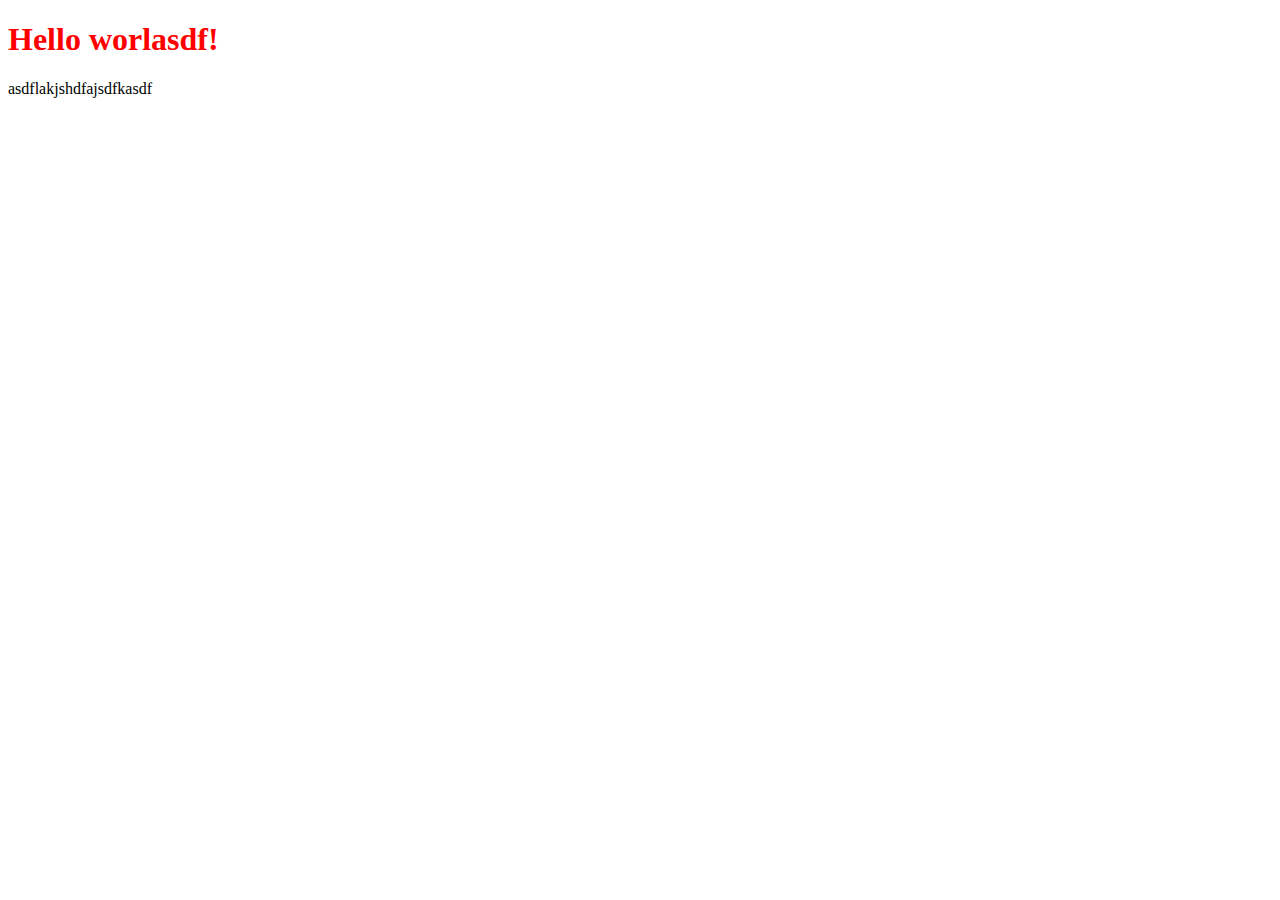
<file: index.html>
<!DOCTYPE html>
<html lang="en">
<head>
    <meta charset="UTF-8">
    <meta name="viewport" content="width=device-width, initial-scale=1.0">
    <title>Hello World!</title>
</head>
<body>
<style>
    h1{
        color: red;
    }
    </style>
<h1>Hello worlasdf!</h1>
<p>asdflakjshdfajsdfkasdf</p>

</body>
</html>
</file>
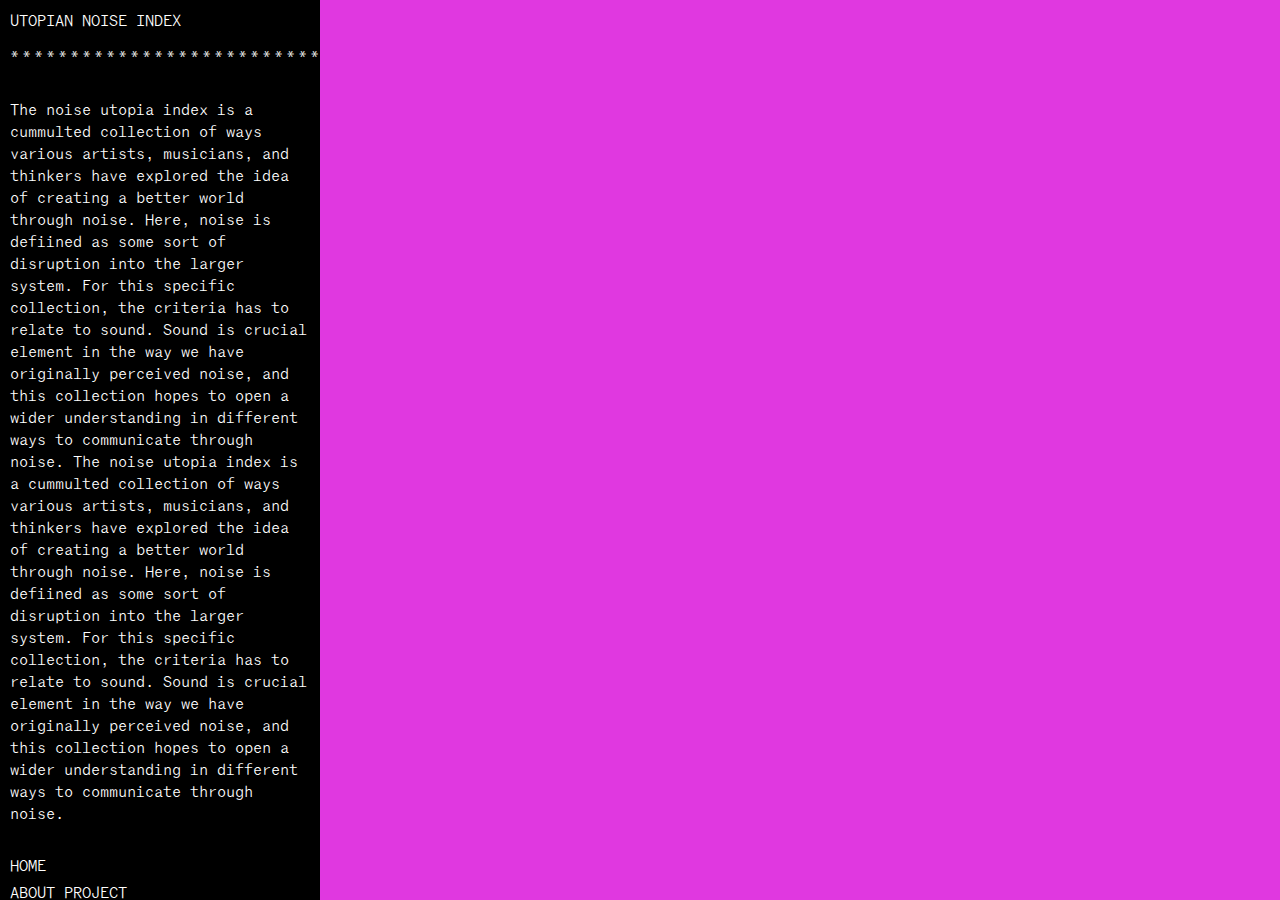
<file: noise-utopia/index.html>
<!DOCTYPE html>
<html lang="en">

<head>
  <meta charset="UTF-8" />
  <meta name="viewport" content="width=device-width, initial-scale=1.0" />
  <title>NOISE UTOPIA</title>
 
  <link rel="stylesheet" href="style.css" />
  <!-- Link to an external CSS file, if needed -->
</head>

<body>
  <div class="container">
    <nav class="side-nav">
      <!-- Side navigation content goes here -->
      <div>
        UTOPIAN NOISE INDEX
        <br />
        <span class="stars">************************************</span>
        <div class="side-nav-paragraph">
          The noise utopia index is a cummulted collection of ways various
          artists, musicians, and thinkers have explored the idea of creating
          a better world through noise. Here, noise is defiined as some sort
          of disruption into the larger system. For this specific collection,
          the criteria has to relate to sound. Sound is crucial element in the
          way we have originally perceived noise, and this collection hopes to
          open a wider understanding in different ways to communicate through
          noise. The noise utopia index is a cummulted collection of ways
          various artists, musicians, and thinkers have explored the idea of
          creating a better world through noise. Here, noise is defiined as
          some sort of disruption into the larger system. For this specific
          collection, the criteria has to relate to sound. Sound is crucial
          element in the way we have originally perceived noise, and this
          collection hopes to open a wider understanding in different ways to
          communicate through noise.
          
        </div>
      </div>
      <div class="side-nav-links">
        <a href="index.html">HOME</a>
        <a href="about.html">ABOUT PROJECT</a>
        <a href="#">MIX INDEX</a>
      </div>
      <div>
        <div class="side-nav-weather">
          <div class="current-weather">
            Weather: <span id="weather-data">Loading...</span>
          </div>
          <div class="current-date" id="date">Date: Loading...</div>
          <div class="current-time" id="time">Time: Loading...</div>
        </div>
        <div class="currently-playing">NOISE MIX PLAYER</div>
        
        <div class="white-line"></div>
        <div class="web-player" style="width: 100%;">
          <div class="soundcloud-player-button">
            <button id="playButton" data-playing="false" style="background: none; cursor: pointer">
              <svg class="play-icon" xmlns="http://www.w3.org/2000/svg" viewBox="0 0 24 24"
                preserveAspectRatio="xMidYMid meet" width="60px" height="100%">
                <path d="M8 5v14l11-7z" fill="#ffffff" />
              </svg>
              <svg class="stop-icon" style="display: none" xmlns="http://www.w3.org/2000/svg" viewBox="0 0 24 24"
                preserveAspectRatio="xMidYMid meet" width="60px" height="100%">
                <path d="M6 6h12v12H6z" fill="#ffffff" />
              </svg>
            </button>
          </div>
        </div>
      </div>
      <div id="soundcloud-player" style="display: none">
        <!-- The SoundCloud player will be embedded here -->
      </div>
    </nav>

    <!-- Filters Section -->


    <!-- You can place buttons, drop-downs, or any other filter controls here -->

    <!-- Grid Section -->
    <div class="content-container">

      <div id="filters" class="filters">
        <!-- Filter items go here -->
      </div>
      <div class="grid-container">
      </div>
      <!-- Grid items go here -->
    </div>


    <script src="https://w.soundcloud.com/player/api.js"></script>
    <script src="script.js">
     
    </script>

</body>

</html>
</file>
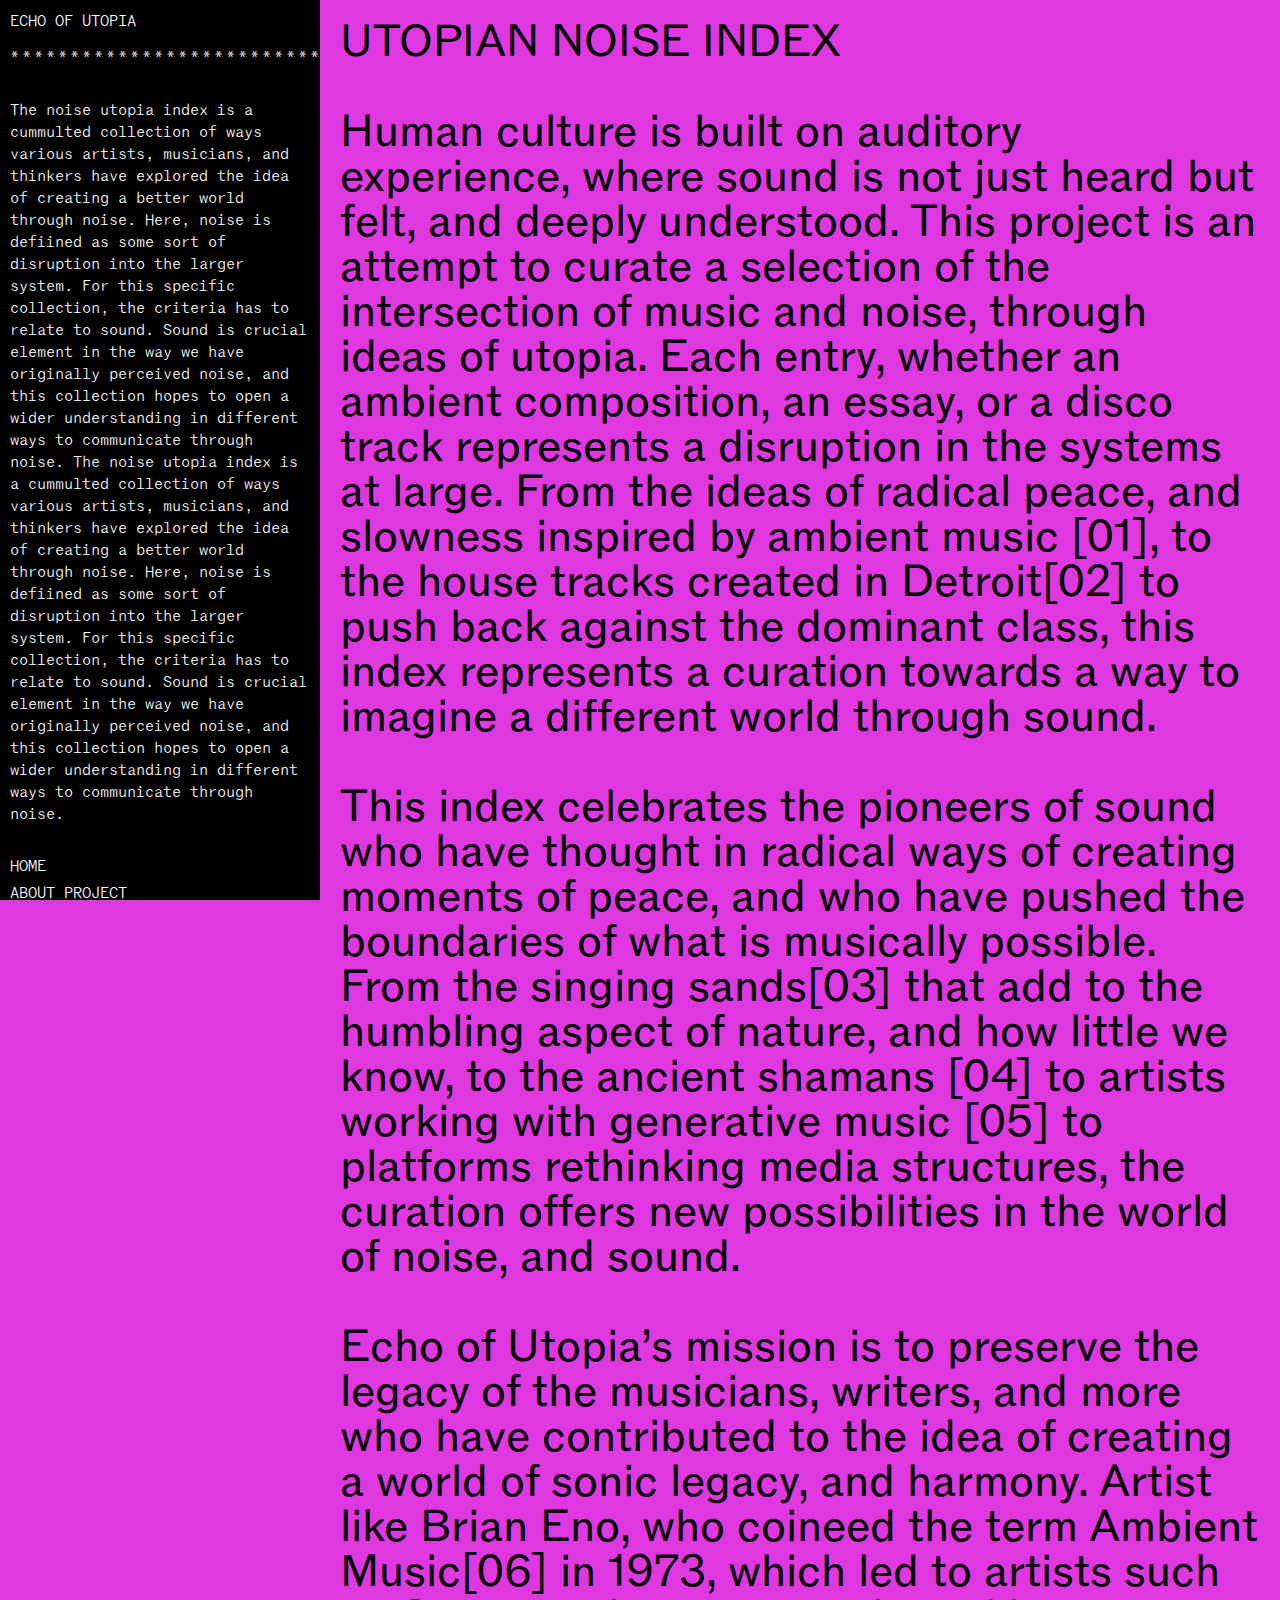
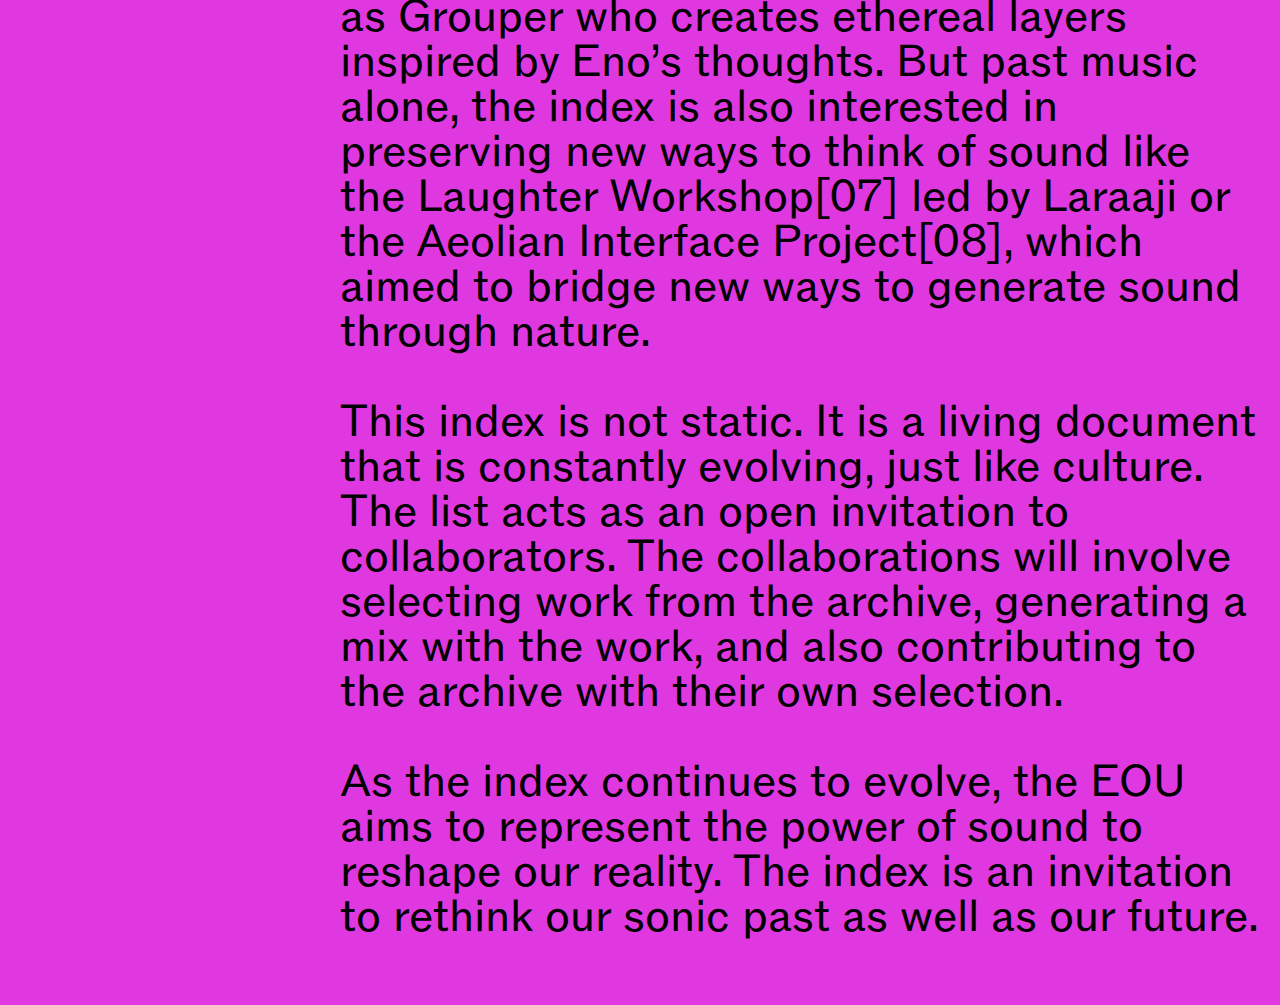
<file: noise-utopia/about.html>
<!DOCTYPE html>
<html lang="en">

<head>
  <meta charset="UTF-8" />
  <meta name="viewport" content="width=device-width, initial-scale=1.0" />
  <title>NOISE UTOPIA</title>
 
  <link rel="stylesheet" href="style.css" />
  <!-- Link to an external CSS file, if needed -->
</head>

<body>
  <div class="container">
    <nav class="side-nav">
      <!-- Side navigation content goes here -->
      <div>
        ECHO OF UTOPIA
        <br />
        <span class="stars">******************************************</span>
        <div class="side-nav-paragraph">
          The noise utopia index is a cummulted collection of ways various
          artists, musicians, and thinkers have explored the idea of creating
          a better world through noise. Here, noise is defiined as some sort
          of disruption into the larger system. For this specific collection,
          the criteria has to relate to sound. Sound is crucial element in the
          way we have originally perceived noise, and this collection hopes to
          open a wider understanding in different ways to communicate through
          noise. The noise utopia index is a cummulted collection of ways
          various artists, musicians, and thinkers have explored the idea of
          creating a better world through noise. Here, noise is defiined as
          some sort of disruption into the larger system. For this specific
          collection, the criteria has to relate to sound. Sound is crucial
          element in the way we have originally perceived noise, and this
          collection hopes to open a wider understanding in different ways to
          communicate through noise.
          
        </div>
      </div>
      <div class="side-nav-links">
        <a href="index.html">HOME</a>
        <a href="#">ABOUT PROJECT</a>
        <a href="#">MIX INDEX</a>
      </div>
      <div>
        <div class="side-nav-weather">
          <div class="current-weather">
            Weather: <span id="weather-data">Loading...</span>
          </div>
          <div class="current-date" id="date">Date: Loading...</div>
          <div class="current-time" id="time">Time: Loading...</div>
        </div>
        <div class="currently-playing">NOISE MIX PLAYER</div>
        <div class="white-line"></div>
        <div class="web-player" style="width: 100%;">
          <div class="soundcloud-player-button">
            <button id="playButton" data-playing="false" style="background: none; cursor: pointer">
              <svg class="play-icon" xmlns="http://www.w3.org/2000/svg" viewBox="0 0 24 24"
                preserveAspectRatio="xMidYMid meet" width="60px" height="100%">
                <path d="M8 5v14l11-7z" fill="#ffffff" />
              </svg>
              <svg class="stop-icon" style="display: none" xmlns="http://www.w3.org/2000/svg" viewBox="0 0 24 24"
                preserveAspectRatio="xMidYMid meet" width="60px" height="100%">
                <path d="M6 6h12v12H6z" fill="#ffffff" />
              </svg>
            </button>
          </div>
        </div>
      </div>
      <div id="soundcloud-player" style="display: none">
        <!-- The SoundCloud player will be embedded here -->
      </div>
    </nav>

    <!-- Filters Section -->


    <!-- You can place buttons, drop-downs, or any other filter controls here -->

    <!-- Grid Section -->
    <div class="content-container">
            <!-- This is where the new about page content will go -->
           
            <p class="about-text">
                UTOPIAN NOISE INDEX <br><br>
                
                Human culture is built on auditory experience, where sound is not just heard but felt, and deeply understood. This project is an attempt to curate a selection of the intersection of music and noise, through ideas of utopia. Each entry, whether an ambient composition, an essay, or a disco track represents a disruption in the systems at large. From the ideas of radical peace, and slowness inspired by ambient music [01], to the house tracks created in Detroit[02] to push back against the dominant class, this index represents a curation towards a way to imagine a different world through sound.                 <!-- Add more content about the project here -->
                <p class="about-text">    
                This index celebrates the pioneers of sound who have thought in radical ways of creating moments of peace, and who have pushed the boundaries of what is musically possible. From the singing sands[03] that add to the humbling aspect of nature, and how little we know, to the ancient shamans [04] to artists working with generative music [05] to platforms rethinking media structures, the curation offers new possibilities in the world of noise, and sound. 
</p>                
<p class="about-text">    
                Echo of Utopia’s mission is to preserve the legacy of the musicians, writers, and more who have contributed to the idea of creating a world of sonic legacy, and harmony. Artist like Brian Eno, who coineed the term Ambient Music[06] in 1973, which led to artists such as Grouper who creates ethereal layers inspired by Eno’s thoughts. But past music alone, the index is also interested in preserving new ways to think of sound like the Laughter Workshop[07] led by Laraaji or the Aeolian Interface Project[08], which aimed to bridge new ways to generate sound through nature.  
              </p>                

                <p class="about-text">    
                This index is not static. It is a living document that is constantly evolving, just like culture. The list acts as an open invitation to collaborators. The collaborations will involve selecting work from the archive, generating a mix with the work, and also contributing to the archive with their own selection. 
              </p>

              <p class="about-text">    
                As the index continues to evolve, the EOU aims to represent the power of sound to reshape our reality. The index is an invitation to rethink our sonic past as well as our future. 
                              </p>                

                </p>
      
     
      <!-- Grid items go here -->
    </div>


    <script src="https://w.soundcloud.com/player/api.js"></script>
    <script src="script.js">
     
    </script>

</body>

</html>
</file>
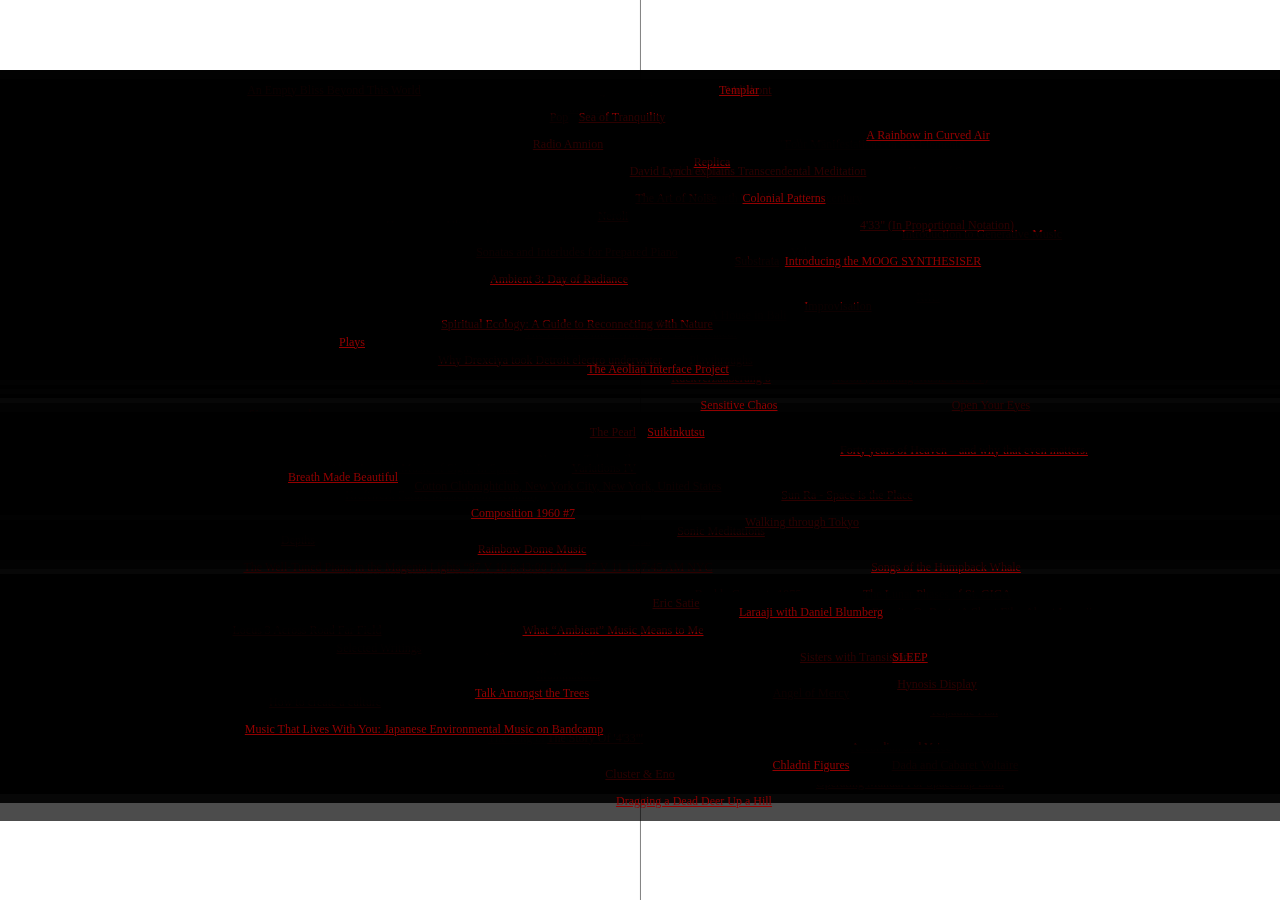
<file: noise-utopia/ASCII 3D LinksCSS.html>
<!DOCTYPE html>
<html lang="en">
<head>
    <meta charset="UTF-8">
    <meta name="viewport" content="width=device-width, initial-scale=1.0">
    <title>Document</title>
    <style>
        * {
            transform-style: preserve-3d;
            margin: 0;
            padding: 0;
            box-sizing: border-box;
        }

        .container {
            position: absolute;
            top: 0;
            left: 0;
            width: 100vw;
            height: 100dvh;
            display: flex;
            align-items: center;
            justify-content: center;
            overflow: hidden;
        }

        @keyframes rotation {
            from {
                transform: rotateX(0)
            } to {
                transform: rotateX(180deg)
            }
        }

        .content {
            width: 0px;
            height: 0px;
            position: relative;
            transition: .2s linear;
        }

        .floater-container {
            position: absolute;
            top: 0;
            left: 0;
        }

        .floater-content {
            transform: translate(-50%, -50%) rotateX(0deg) rotateY(0deg);
            transition: all .2s, border 0s;
            animation: pulse 2s infinite alternate;
            display: flex;
            align-items: center;
            justify-content: center;
            width: 2000px;
            height: 40px;
            background-color: rgba(0, 0, 0, 0.7);
            color: rgb(147, 0, 0);
            padding: 10px;
            text-align: center;
            font-size: 12px;
        }
        #playButton {
    padding: 0;
    margin: 0;
    border: none;
    background: none;
}

      #playButton .play-icon,
      #playButton .stop-icon {
        width: 40px;
        height: 40px;
        /* fill: #dddee0; */
        vertical-align: middle;
        cursor: pointer;
      }
      #playButton .play-icon {
        display: none; /* Initially hidden */
      }

      #playButton[data-playing="false"] .play-icon {
        display: inline-block;
      }

      #playButton[data-playing="false"] .stop-icon {
        display: none;
      }

      #playButton[data-playing="true"] .stop-icon {
        display: inline-block;
      }
        .floater-content:hover {
            border: 10px solid black;
        }

        @keyframes pulse {
            from {
                width: 0px;
            }
            to {
                width: 30px;
            }
        }

        /* Axes */
        .grid {
            position: absolute;
            top: 0;
            left: 0;
            width: 100vw;
            height: 100dvh;
            pointer-events: none;
            z-index: 999;
            opacity: .5;
        }

        .x {
            position: absolute;
            width: 100%;
            height: .1px;
            top: 50%;
            transform: translate(0, -50%);
            background-color: black;
        }

        .y {
            position: absolute;
            width: .1px;
            height: 100%;
            left: 50%;
            transform: translate(-50%, 0);
            background-color: black;
        }
    </style>
</head>
<body>

<div class="container">
    <div class="grid">
        <div class="x"></div>
        <div class="y"></div>
    </div>
    <div class="content">
        <!-- Your links will be added here dynamically -->
    </div>
</div>

<script>
    let container = document.querySelector('.container');
    let content = document.querySelector('.content');
    let rot = [0, 0];
    let pos = [0, 0];

    container.addEventListener('mousemove', (e) => {
        mouse3d(e)
    });

    function mouse3d(e) {
        pos = [(e.clientX / window.innerWidth) * 2 - 1, (e.clientY / window.innerHeight) * 2 - 1];
    }

    let loop;
    let acc = 10;

    function mainLoop() {
        loop = setTimeout(() => {
            let targets = [pos[0] * 90, pos[1] * 90];
            let delta = [targets[0] - rot[0], targets[1] - rot[1]];
            rot[0] = rot[0] + delta[0] / acc;
            if (rot[0] > 90) {
                rot[0] = 90;
            } else if (rot[0] < -90) {
                rot[0] = -90;
            }
            rot[1] = rot[1] + delta[1] / acc;
            if (rot[1] > 90) {
                rot[1] = 90;
            } else if (rot[1] < -90) {
                rot[1] = -90;
            }
            content.style.transform = `rotateX(${rot[1]}deg) rotateY(${-rot[0]}deg)`;
            for (let div of document.querySelectorAll('.floater-content')) {
                div.style.transform = `translate(-50%, -50%) rotateX(${-rot[1]}deg) rotateY(${rot[0]}deg)`;
            }
            mainLoop();
        }, 5);
    }

    mainLoop();

    // Fetch data from info.json and create links
    fetch('info.json')
        .then(response => response.json())
        .then(data => {
            data['Sheet1'].forEach(item => {
                const linkContainer = document.createElement('div');
                linkContainer.className = 'floater-container';
                linkContainer.style.transform = `translate3d(${Math.floor(Math.random() * 80 - 40)}vmin, ${Math.floor(Math.random() * 80 - 40)}vmin, ${Math.floor(Math.random() * 80 - 40)}vmin)`;

                const linkContent = document.createElement('a');
                linkContent.href = item.link;
                linkContent.textContent = item.title;
                linkContent.target = '_blank'; // Open links in a new tab
                linkContent.className = 'floater-content';
                linkContent.style.animationDuration = `${Math.random() * 5 + 1}s`;

                linkContainer.appendChild(linkContent);
                content.appendChild(linkContainer);
            });
        })
        .catch(error => console.error('Error fetching data:', error));
</script>
</body>
</html>
</file>
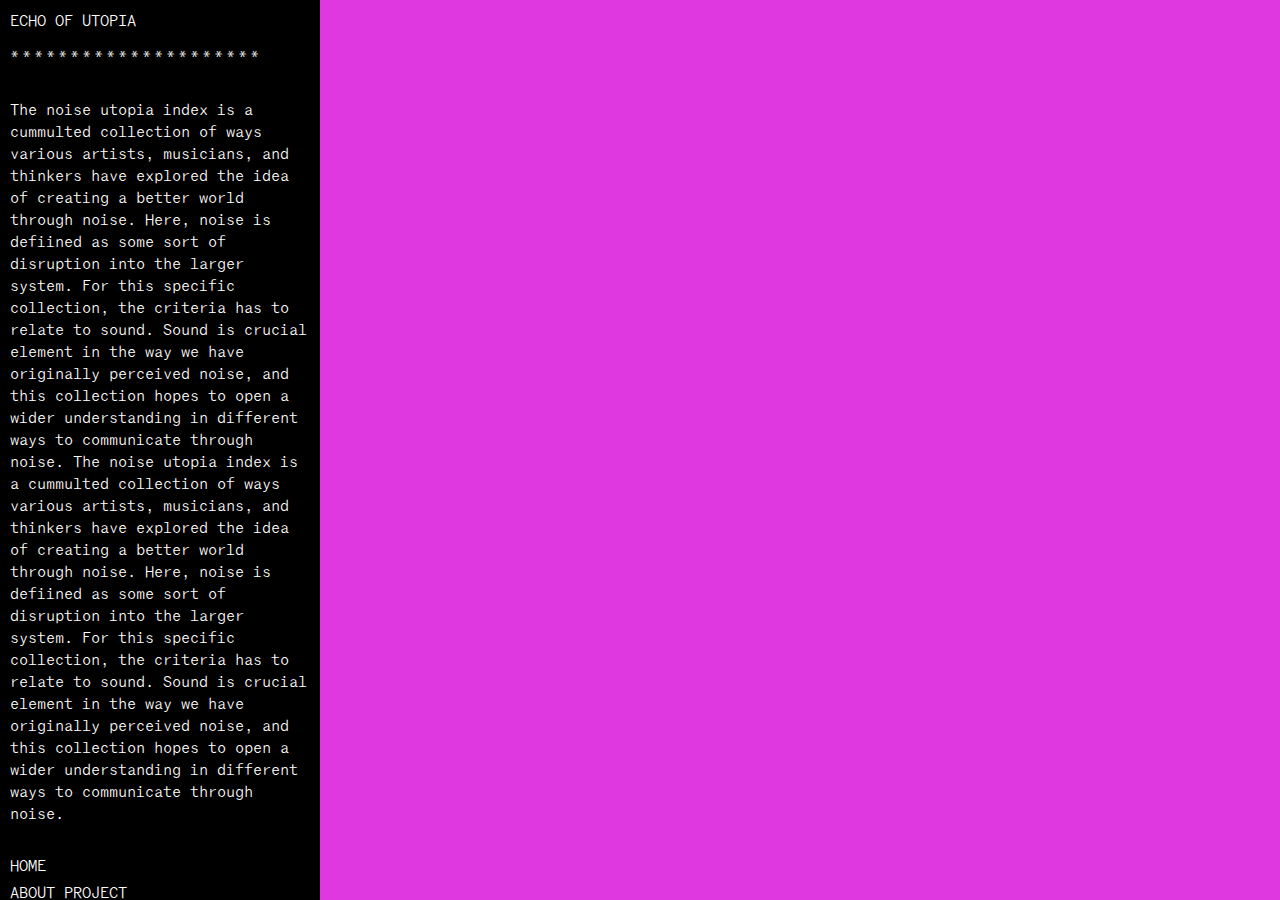
<file: noise-utopia/noise-utopia-grid.html>
<!DOCTYPE html>
<html lang="en">

<head>
  <meta charset="UTF-8" />
  <meta name="viewport" content="width=device-width, initial-scale=1.0" />
  <title>NOISE UTOPIA</title>
 
  <link rel="stylesheet" href="style.css" />
  <!-- Link to an external CSS file, if needed -->
</head>

<body>
  <div class="container">
    <nav class="side-nav">
      <!-- Side navigation content goes here -->
      <div>
        ECHO OF UTOPIA
        <br />
        <span class="stars">*********************</span>
        <div class="side-nav-paragraph">
          The noise utopia index is a cummulted collection of ways various
          artists, musicians, and thinkers have explored the idea of creating
          a better world through noise. Here, noise is defiined as some sort
          of disruption into the larger system. For this specific collection,
          the criteria has to relate to sound. Sound is crucial element in the
          way we have originally perceived noise, and this collection hopes to
          open a wider understanding in different ways to communicate through
          noise. The noise utopia index is a cummulted collection of ways
          various artists, musicians, and thinkers have explored the idea of
          creating a better world through noise. Here, noise is defiined as
          some sort of disruption into the larger system. For this specific
          collection, the criteria has to relate to sound. Sound is crucial
          element in the way we have originally perceived noise, and this
          collection hopes to open a wider understanding in different ways to
          communicate through noise.
        </div>
      </div>
      <div class="side-nav-links">
        <a href="#">HOME</a>
        <a href="about.html">ABOUT PROJECT</a>
        <a href="#">MIX INDEX</a>
      </div>
      <div>
        <div class="side-nav-weather">
          <div class="current-weather">
            Weather: <span id="weather-data">Loading...</span>
          </div>
          <div class="current-date" id="date">Date: Loading...</div>
          <div class="current-time" id="time">Time: Loading...</div>
        </div>
        <div class="currently-playing">NOISE MIX PLAYER</div>
        <div class="web-player" style="width: 100%; background-color: rgba(255, 255, 255, 0.317)">
          <div class="soundcloud-player-button">
            <button id="playButton" data-playing="false" style="background: none; cursor: pointer">
              <svg class="play-icon" xmlns="http://www.w3.org/2000/svg" viewBox="0 0 24 24"
                preserveAspectRatio="xMidYMid meet" width="60px" height="100%">
                <path d="M8 5v14l11-7z" fill="#ffffff" />
              </svg>
              <svg class="stop-icon" style="display: none" xmlns="http://www.w3.org/2000/svg" viewBox="0 0 24 24"
                preserveAspectRatio="xMidYMid meet" width="60px" height="100%">
                <path d="M6 6h12v12H6z" fill="#ffffff" />
              </svg>
            </button>
          </div>
        </div>
      </div>
      <div id="soundcloud-player" style="display: none">
        <!-- The SoundCloud player will be embedded here -->
      </div>
    </nav>

    <!-- Filters Section -->


    <!-- You can place buttons, drop-downs, or any other filter controls here -->

    <!-- Grid Section -->
    <div class="content-container">

      <div id="filters" class="filters">
        <!-- Filter items go here -->
      </div>
      <div class="grid-container">
      </div>
      <!-- Grid items go here -->
    </div>


    <script src="https://w.soundcloud.com/player/api.js"></script>
    <script src="script.js">
     
    </script>

</body>

</html>
</file>
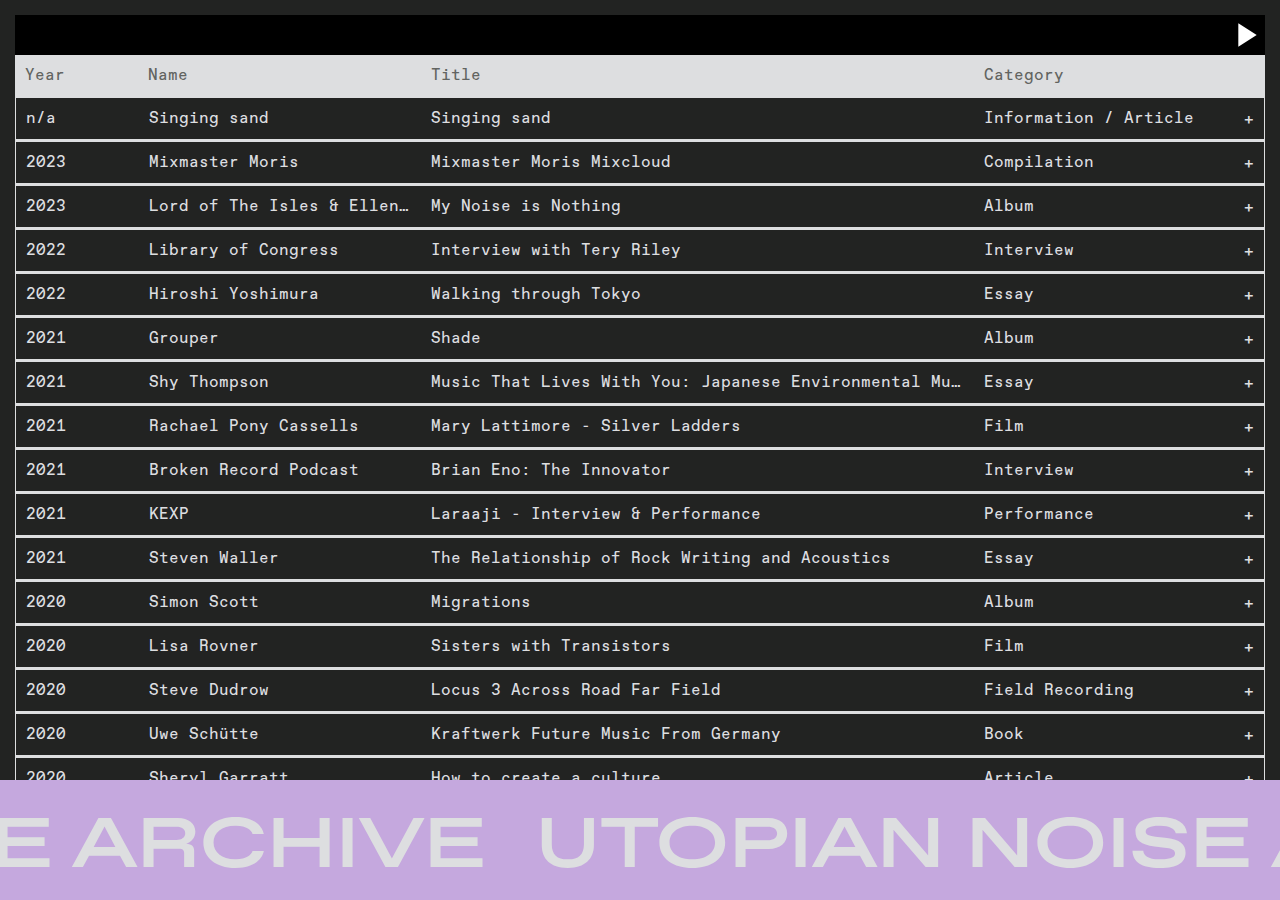
<file: noise-utopia/noise-utopia-list.html>
<!DOCTYPE html>
<html lang="en">
  <head>
    <meta charset="UTF-8" />
    <meta name="viewport" content="width=device-width, initial-scale=1.0" />
    <title>UTOPIAN NOISE</title>
    <link
      rel="icon"
      href="data:image/svg+xml,<svg xmlns=%22http://www.w3.org/2000/svg%22 width=%22256%22 height=%22256%22><rect width=%22256%22 height=%22256%22 fill=%22%23c5a8de%22/></svg>"
      type="image/svg+xml"
    />
    <style>
      @font-face {
        font-family: "ABCFavoritMono-Bold-Trial";
        src: url("assets/fonts/ABCFavoritMono-Bold-Trial.otf")
          format("opentype");
      }

      @font-face {
        font-family: "mono-main";
        src: url("assets/fonts/ABCFavoritMono-Regular-Trial.otf")
          format("opentype");
      }

      @font-face {
        font-family: "Main-Header";
        src: url("assets/fonts/ABCFavoritExpanded-Bold-Trial.otf")
          format("opentype");
      }

      body {
        font-family: "mono-main", monospace;
        margin: 0;
        padding: 0;
        background-color: #222322;
        color: #dddee0;
        box-sizing: border-box;
      }

      *,
      *:before,
      *:after {
        box-sizing: border-box;
      }

      :root {
        --year-width: 10%;
        --name-width: 23%;
        --title-width: 45%;
        --category-width: 90%;
        --footer-height: 120px;
      }

      .flex-container {
        display: flex;
        flex-direction: column;
        padding: 15px;
        max-height: calc(100vh - var(--footer-height));
        overflow-y: auto;
        overflow-x: hidden;
      }
      .blink {
    -webkit-animation: blink 2s infinite both;
            animation: blink 2s infinite both;
}

@-webkit-keyframes blink {
  0%,
  50%,
  100% {
    opacity: 1;
  }
  25%,
  75% {
    opacity: 0;
  }
}
@keyframes blink {
  0%,
  50%,
  100% {
    opacity: 1;
  }
  25%,
  75% {
    opacity: 0;
  }
}

      .header-row {
        background-color: #dddee0;
        color: #626461;
        display: flex;
        justify-content: space-between;
        align-items: center;
        padding: 0 10px;
        position: relative;
      }

      .header-row,
      .row-content {
        display: grid;
        grid-template-columns: var(--year-width) var(--name-width) var(
            --title-width
          ) var(--category-width) auto;
        border-bottom: 1px solid #dddee0;
        padding: 10px;
        align-items: center;
      }

      .row-container {
        border: 1px solid #dddee0;
        position: relative;
      }

      .row-container:hover .row-content {
        background-color: #c5a8de;
      }

      .row-container:hover .flex-item {
        color: #626461;
      }

      .expand-collapse-symbol {
        text-align: center;
      }

      .row-content {
        cursor: crosshair;
      }

      .row-content a {
        cursor: pointer;
      }

      .row-container.expanded .row-content {
        cursor: zoom-out;
      }
      .flex-item {
        padding-right: 15px;
        overflow: hidden;
        text-overflow: ellipsis;
        white-space: nowrap;
        position: relative;
      }

      .flex-item-title:hover {
        text-decoration: underline;
        cursor: pointer;
      }

      .flex-item-title:hover::after {
        content: " ↗";
      }

      .same-category-highlight {
        background-color: #333;
      }

      .description {
        display: none;
        width: 100%;
        padding: 10px;
        background-color: #c5a8de;
        border-top: 1px solid #dddee0;
      }

      .row-container.expanded .description {
        display: block;
      }

      .row-content::after {
        content: "+";
        position: absolute;
        right: 10px;
        top: 50%;
        transform: translateY(-50%);
        z-index: 2;
      }

      .row-container.expanded .row-content::after {
        content: "-";
      }

      .sticky-footer {
        display: flex;
        justify-content: center;
        align-items: center;
        position: fixed;
        bottom: 0;
        left: 0;
        width: 100%;
        height: var(--footer-height);
        background-color: #c5a8de;
        padding: 15px 0;
        z-index: 3;
        overflow: hidden;
      }
      .special-header-row {
        background-color: black;
        height: 40px;
        position: fixed;
        display: flex;
        justify-content: space-between;
        align-items: center;
        position: relative;
        padding-right: 0; /* Add this line */

      }
      .tickerwrapper {
        overflow: hidden;
        white-space: nowrap;
        width: 100%;
        height: 100%;
        display: flex;
        align-items: center;
        justify-content: center;
        position: relative;
      }

      .list,
      .listitem {
        padding: 0;
        margin: 0;
        display: flex;
        align-items: center;
        justify-content: center;
      }

      ul,
      li {
        list-style-type: none;
        padding: 0;
        margin: 0;
      }

      .footer-item {
        font-size: 70px;
        display: flex;
        flex-direction: column;
        font-family: "Main-Header";
        margin-right: 50px;
        align-items: center;
        line-height: 0;
        padding-top: 13px;
      }
      #songTitle {
    font-size: 16px; /* Adjust font size as needed */
    color: white; 
    margin-right: 10px; /* Adjust spacing between title and play button */
    transition: opacity 0.7s;
}.player-controls {
    display: flex;
    align-items: center;
}
#playButton {
    padding: 0;
    margin: 0;
    border: none;
    background: none;
}

      #playButton .play-icon,
      #playButton .stop-icon {
        width: 40px;
        height: 40px;
        /* fill: #dddee0; */
        vertical-align: middle;
        cursor: pointer;
      }
      #playButton .play-icon {
        display: none; /* Initially hidden */
      }

      #playButton[data-playing="false"] .play-icon {
        display: inline-block;
      }

      #playButton[data-playing="false"] .stop-icon {
        display: none;
      }

      #playButton[data-playing="true"] .stop-icon {
        display: inline-block;
      }
    </style>
  </head>

  <body>
    <iframe
      id="sc-player"
      width="0"
      height="0"
      scrolling="no"
      frameborder="no"
      allow="autoplay"
      src="https://w.soundcloud.com/player/?url=https://soundcloud.com/ambientmusicalgenre/essential-ambient-mix&auto_play=false"
      style="display: none"
    ></iframe>

    <div class="flex-container">
      <!-- Headers for the black top table -->
      <div class="special-header-row">
        <div class="header-item"></div>
        <div class="header-item"></div>
        <div class="header-item"></div>
        <div class="header-item"></div>
        <div class="player-controls">
        <span id="songTitle" style="display: none;"></span>
        <button id="playButton" data-playing="false">
          <svg
            class="play-icon"
            xmlns="http://www.w3.org/2000/svg"
            viewBox="0 0 24 24"
            preserveAspectRatio="xMidYMid meet"

          >
            <path d="M8 5v14l11-7z" fill="#ffffff" />
          </svg>
          <svg
            class="stop-icon"
            xmlns="http://www.w3.org/2000/svg"
            viewBox="0 0 24 24"
            preserveAspectRatio="xMidYMid meet"

          >
            <path d="M6 6h12v12H6z" fill="#ffffff"/>
          </svg>
        </button>
      </div>
      </div>

      <div class="header-row">
        <div class="header-item">Year</div>
        <div class="header-item">Name</div>
        <div class="header-item">Title</div>
        <div class="header-item">Category</div>
        <div class="header-item"></div>
        <!-- this is for the + symbol -->
      </div>

      <!-- This is where the rows from the JSON will be injected -->

      <div class="sticky-footer">
        <div class="tickerwrapper">
          <ul class="list">
            <li class="footer-item">UTOPIAN NOISE ARCHIVE</li>
            <li class="footer-item">UTOPIAN NOISE ARCHIVE</li>
            <li class="footer-item">UTOPIAN NOISE ARCHIVE</li>
            <li class="footer-item">UTOPIAN NOISE ARCHIVE</li>
            <li class="footer-item">UTOPIAN NOISE ARCHIVE</li>
            <li class="footer-item">UTOPIAN NOISE ARCHIVE</li>
            <li class="footer-item">UTOPIAN NOISE ARCHIVE</li>
            <li class="footer-item">UTOPIAN NOISE ARCHIVE</li>
            <li class="footer-item">UTOPIAN NOISE ARCHIVE</li>
            <li class="footer-item">UTOPIAN NOISE ARCHIVE</li>
            <li class="footer-item">UTOPIAN NOISE ARCHIVE</li>
            <li class="footer-item">UTOPIAN NOISE ARCHIVE</li>
            <li class="footer-item">UTOPIAN NOISE ARCHIVE</li>
            <li class="footer-item">UTOPIAN NOISE ARCHIVE</li>
            <li class="footer-item">UTOPIAN NOISE ARCHIVE</li>
            <li class="footer-item">UTOPIAN NOISE ARCHIVE</li>
            <li class="footer-item">UTOPIAN NOISE ARCHIVE</li>
            <li class="footer-item">UTOPIAN NOISE ARCHIVE</li>
            <li class="footer-item">UTOPIAN NOISE ARCHIVE</li>
            <li class="footer-item">UTOPIAN NOISE ARCHIVE</li>
            <li class="footer-item">UTOPIAN NOISE ARCHIVE</li>
            <li class="footer-item">UTOPIAN NOISE ARCHIVE</li>
            <li class="footer-item">UTOPIAN NOISE ARCHIVE</li>
            <li class="footer-item">UTOPIAN NOISE ARCHIVE</li>
            <li class="footer-item">UTOPIAN NOISE ARCHIVE</li>
            <li class="footer-item">UTOPIAN NOISE ARCHIVE</li>
            Added duplicate
          </ul>
        </div>
      </div>

      <script src="https://cdnjs.cloudflare.com/ajax/libs/jquery/3.6.0/jquery.min.js"></script>
      <script src="https://w.soundcloud.com/player/api.js"></script>
      <script src="https://cdnjs.cloudflare.com/ajax/libs/gsap/3.9.1/gsap.min.js"></script>
      <script src="marque.js" defer></script>
      <script src="table.js" defer></script>
      <script>
const playButton = document.getElementById("playButton");
const scIframe = document.getElementById("sc-player");
const scPlayer = SC.Widget(scIframe);
const songTitleElement = document.getElementById("songTitle");

let isPlaying = false;

playButton.addEventListener("click", function () {
    if (isPlaying) {
        scPlayer.pause();
        isPlaying = false;
        playButton.setAttribute("data-playing", "false");

        // Hide the song title
        songTitleElement.style.display = "none";
    } else {
        scPlayer.play();
        isPlaying = true;
        playButton.setAttribute("data-playing", "true");
        
        // Show the song title immediately
        scPlayer.getCurrentSound(function(song) {
          songTitleElement.textContent = "Now Playing: " + song.title;
            // Show and blink the song title
            songTitleElement.style.display = "inline-block";
            songTitleElement.classList.add('blink');
        });
    }
});



      </script>
    </div>
  </body>
</html>
</file>
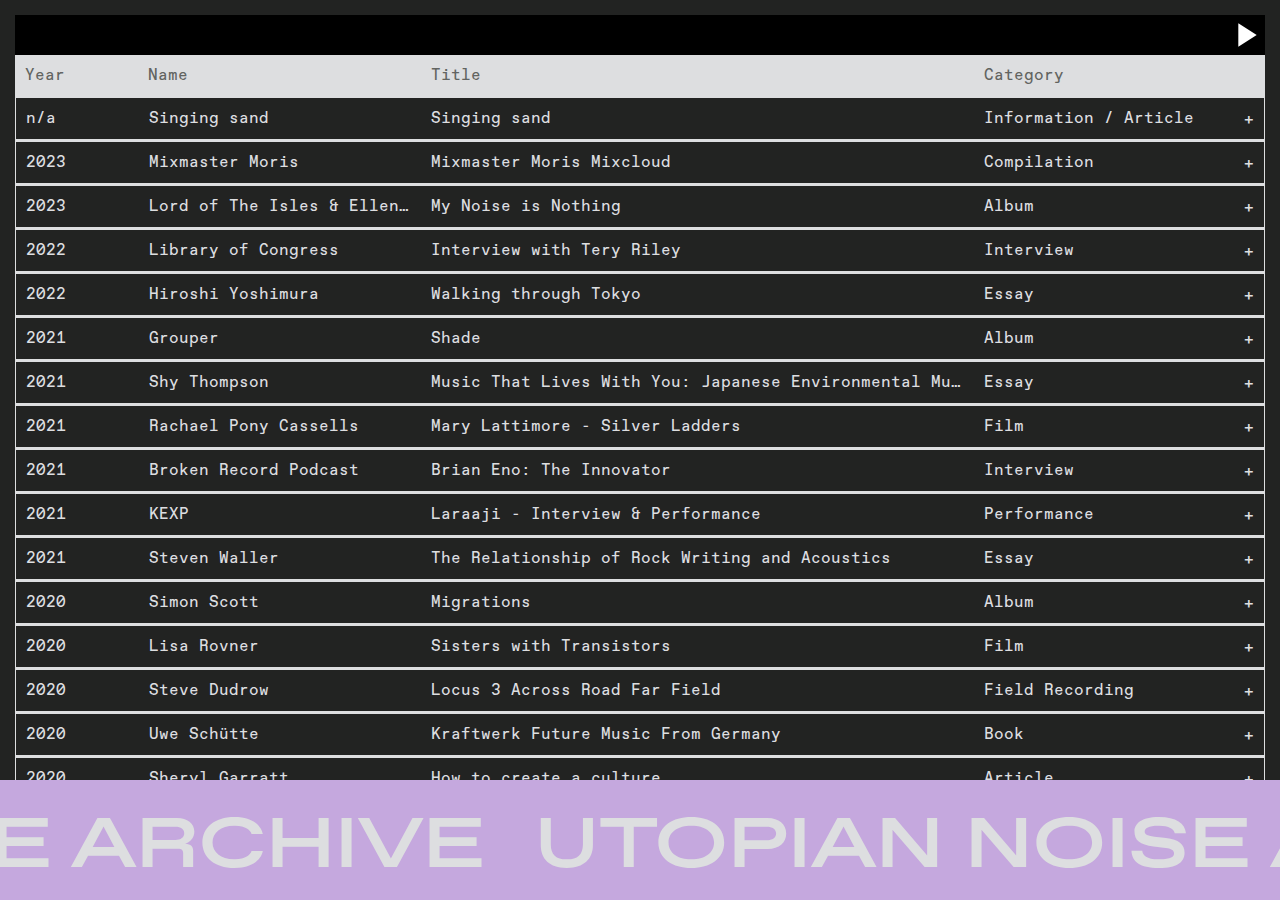
<file: noise-utopia/noise-utopia-update.html>
<!DOCTYPE html>
<html lang="en">
  <head>
    <meta charset="UTF-8" />
    <meta name="viewport" content="width=device-width, initial-scale=1.0" />
    <title>ECHO OF UTOPIA</title>
    <link
      rel="icon"
      href="data:image/svg+xml,<svg xmlns=%22http://www.w3.org/2000/svg%22 width=%22256%22 height=%22256%22><rect width=%22256%22 height=%22256%22 fill=%22%23c5a8de%22/></svg>"
      type="image/svg+xml"
    />
    <style>
      @font-face {
        font-family: "ABCFavoritMono-Bold-Trial";
        src: url("assets/fonts/ABCFavoritMono-Bold-Trial.otf")
          format("opentype");
      }

      @font-face {
        font-family: "mono-main";
        src: url("assets/fonts/ABCFavoritMono-Regular-Trial.otf")
          format("opentype");
      }

      @font-face {
        font-family: "Main-Header";
        src: url("assets/fonts/ABCFavoritExpanded-Bold-Trial.otf")
          format("opentype");
      }

      body {
        font-family: "mono-main", monospace;
        margin: 0;
        padding: 0;
        background-color: #222322;
        color: #dddee0;
        box-sizing: border-box;
      }

      *,
      *:before,
      *:after {
        box-sizing: border-box;
      }

      :root {
        --year-width: 10%;
        --name-width: 23%;
        --title-width: 45%;
        --category-width: 90%;
        --footer-height: 120px;
      }

      .flex-container {
        display: flex;
        flex-direction: column;
        padding: 15px;
        max-height: calc(100vh - var(--footer-height));
        overflow-y: auto;
        overflow-x: hidden;
      }
      .blink {
    -webkit-animation: blink 2s infinite both;
            animation: blink 2s infinite both;
}

@-webkit-keyframes blink {
  0%,
  50%,
  100% {
    opacity: 1;
  }
  25%,
  75% {
    opacity: 0;
  }
}
@keyframes blink {
  0%,
  50%,
  100% {
    opacity: 1;
  }
  25%,
  75% {
    opacity: 0;
  }
}

      .header-row {
        background-color: #dddee0;
        color: #626461;
        display: flex;
        justify-content: space-between;
        align-items: center;
        padding: 0 10px;
        position: relative;
      }

      .header-row,
      .row-content {
        display: grid;
        grid-template-columns: var(--year-width) var(--name-width) var(
            --title-width
          ) var(--category-width) auto;
        border-bottom: 1px solid #dddee0;
        padding: 10px;
        align-items: center;
      }

      .row-container {
        border: 1px solid #dddee0;
        position: relative;
      }

      .row-container:hover .row-content {
        background-color: #c5a8de;
      }

      .row-container:hover .flex-item {
        color: #626461;
      }

      .expand-collapse-symbol {
        text-align: center;
      }

      .row-content {
        cursor: crosshair;
      }

      .row-content a {
        cursor: pointer;
      }

      .row-container.expanded .row-content {
        cursor: zoom-out;
      }
      .flex-item {
        padding-right: 15px;
        overflow: hidden;
        text-overflow: ellipsis;
        white-space: nowrap;
        position: relative;
      }

      .flex-item-title:hover {
        text-decoration: underline;
        cursor: pointer;
      }

      .flex-item-title:hover::after {
        content: " ↗";
      }

      .same-category-highlight {
        background-color: #333;
      }

      .description {
        display: none;
        width: 100%;
        padding: 10px;
        background-color: #c5a8de;
        border-top: 1px solid #dddee0;
      }

      .row-container.expanded .description {
        display: block;
      }

      .row-content::after {
        content: "+";
        position: absolute;
        right: 10px;
        top: 50%;
        transform: translateY(-50%);
        z-index: 2;
      }

      .row-container.expanded .row-content::after {
        content: "-";
      }

      .sticky-footer {
        display: flex;
        justify-content: center;
        align-items: center;
        position: fixed;
        bottom: 0;
        left: 0;
        width: 100%;
        height: var(--footer-height);
        background-color: #c5a8de;
        padding: 15px 0;
        z-index: 3;
        overflow: hidden;
      }
      .special-header-row {
        background-color: black;
        height: 40px;
        position: fixed;
        display: flex;
        justify-content: space-between;
        align-items: center;
        position: relative;
        padding-right: 0; /* Add this line */

      }
      .tickerwrapper {
        overflow: hidden;
        white-space: nowrap;
        width: 100%;
        height: 100%;
        display: flex;
        align-items: center;
        justify-content: center;
        position: relative;
      }

      .list,
      .listitem {
        padding: 0;
        margin: 0;
        display: flex;
        align-items: center;
        justify-content: center;
      }

      ul,
      li {
        list-style-type: none;
        padding: 0;
        margin: 0;
      }

      .footer-item {
        font-size: 70px;
        display: flex;
        flex-direction: column;
        font-family: "Main-Header";
        margin-right: 50px;
        align-items: center;
        line-height: 0;
        padding-top: 13px;
      }
      #songTitle {
    font-size: 16px; /* Adjust font size as needed */
    color: white; 
    margin-right: 10px; /* Adjust spacing between title and play button */
    transition: opacity 0.7s;
}.player-controls {
    display: flex;
    align-items: center;
}
#playButton {
    padding: 0;
    margin: 0;
    border: none;
    background: none;
}

      #playButton .play-icon,
      #playButton .stop-icon {
        width: 40px;
        height: 40px;
        /* fill: #dddee0; */
        vertical-align: middle;
        cursor: pointer;
      }
      #playButton .play-icon {
        display: none; /* Initially hidden */
      }

      #playButton[data-playing="false"] .play-icon {
        display: inline-block;
      }

      #playButton[data-playing="false"] .stop-icon {
        display: none;
      }

      #playButton[data-playing="true"] .stop-icon {
        display: inline-block;
      }
    </style>
  </head>

  <body>
    <iframe
      id="sc-player"
      width="0"
      height="0"
      scrolling="no"
      frameborder="no"
      allow="autoplay"
      src="https://w.soundcloud.com/player/?url=https://soundcloud.com/ambientmusicalgenre/essential-ambient-mix&auto_play=false"
      style="display: none"
    ></iframe>

    <div class="flex-container">
      <!-- Headers for the black top table -->
      <div class="special-header-row">
        <div class="header-item"></div>
        <div class="header-item"></div>
        <div class="header-item"></div>
        <div class="header-item"></div>
        <div class="player-controls">
        <span id="songTitle" style="display: none;"></span>
        <button id="playButton" data-playing="false">
          <svg
            class="play-icon"
            xmlns="http://www.w3.org/2000/svg"
            viewBox="0 0 24 24"
            preserveAspectRatio="xMidYMid meet"

          >
            <path d="M8 5v14l11-7z" fill="#ffffff" />
          </svg>
          <svg
            class="stop-icon"
            xmlns="http://www.w3.org/2000/svg"
            viewBox="0 0 24 24"
            preserveAspectRatio="xMidYMid meet"

          >
            <path d="M6 6h12v12H6z" fill="#ffffff"/>
          </svg>
        </button>
      </div>
      </div>

      <div class="header-row">
        <div class="header-item">Year</div>
        <div class="header-item">Name</div>
        <div class="header-item">Title</div>
        <div class="header-item">Category</div>
        <div class="header-item"></div>
        <!-- this is for the + symbol -->
      </div>

      <!-- This is where the rows from the JSON will be injected -->

      <div class="sticky-footer">
        <div class="tickerwrapper">
          <ul class="list">
            <li class="footer-item">UTOPIAN NOISE ARCHIVE</li>
            <li class="footer-item">UTOPIAN NOISE ARCHIVE</li>
            <li class="footer-item">UTOPIAN NOISE ARCHIVE</li>
            <li class="footer-item">UTOPIAN NOISE ARCHIVE</li>
            <li class="footer-item">UTOPIAN NOISE ARCHIVE</li>
            <li class="footer-item">UTOPIAN NOISE ARCHIVE</li>
            <li class="footer-item">UTOPIAN NOISE ARCHIVE</li>
            <li class="footer-item">UTOPIAN NOISE ARCHIVE</li>
            <li class="footer-item">UTOPIAN NOISE ARCHIVE</li>
            <li class="footer-item">UTOPIAN NOISE ARCHIVE</li>
            <li class="footer-item">UTOPIAN NOISE ARCHIVE</li>
            <li class="footer-item">UTOPIAN NOISE ARCHIVE</li>
            <li class="footer-item">UTOPIAN NOISE ARCHIVE</li>
            <li class="footer-item">UTOPIAN NOISE ARCHIVE</li>
            <li class="footer-item">UTOPIAN NOISE ARCHIVE</li>
            <li class="footer-item">UTOPIAN NOISE ARCHIVE</li>
            <li class="footer-item">UTOPIAN NOISE ARCHIVE</li>
            <li class="footer-item">UTOPIAN NOISE ARCHIVE</li>
            <li class="footer-item">UTOPIAN NOISE ARCHIVE</li>
            <li class="footer-item">UTOPIAN NOISE ARCHIVE</li>
            <li class="footer-item">UTOPIAN NOISE ARCHIVE</li>
            <li class="footer-item">UTOPIAN NOISE ARCHIVE</li>
            <li class="footer-item">UTOPIAN NOISE ARCHIVE</li>
            <li class="footer-item">UTOPIAN NOISE ARCHIVE</li>
            <li class="footer-item">UTOPIAN NOISE ARCHIVE</li>
            <li class="footer-item">UTOPIAN NOISE ARCHIVE</li>
            Added duplicate
          </ul>
        </div>
      </div>

      <script src="https://cdnjs.cloudflare.com/ajax/libs/jquery/3.6.0/jquery.min.js"></script>
      <script src="https://w.soundcloud.com/player/api.js"></script>
      <script src="https://cdnjs.cloudflare.com/ajax/libs/gsap/3.9.1/gsap.min.js"></script>
      <script src="marque.js" defer></script>
      <script src="table.js" defer></script>
      <script>
const playButton = document.getElementById("playButton");
const scIframe = document.getElementById("sc-player");
const scPlayer = SC.Widget(scIframe);
const songTitleElement = document.getElementById("songTitle");

let isPlaying = false;

playButton.addEventListener("click", function () {
    if (isPlaying) {
        scPlayer.pause();
        isPlaying = false;
        playButton.setAttribute("data-playing", "false");

        // Hide the song title
        songTitleElement.style.display = "none";
    } else {
        scPlayer.play();
        isPlaying = true;
        playButton.setAttribute("data-playing", "true");
        
        // Show the song title immediately
        scPlayer.getCurrentSound(function(song) {
          songTitleElement.textContent = "Now Playing: " + song.title;
            // Show and blink the song title
            songTitleElement.style.display = "inline-block";
            songTitleElement.classList.add('blink');
        });
    }
});



      </script>
    </div>
  </body>
</html>
</file>
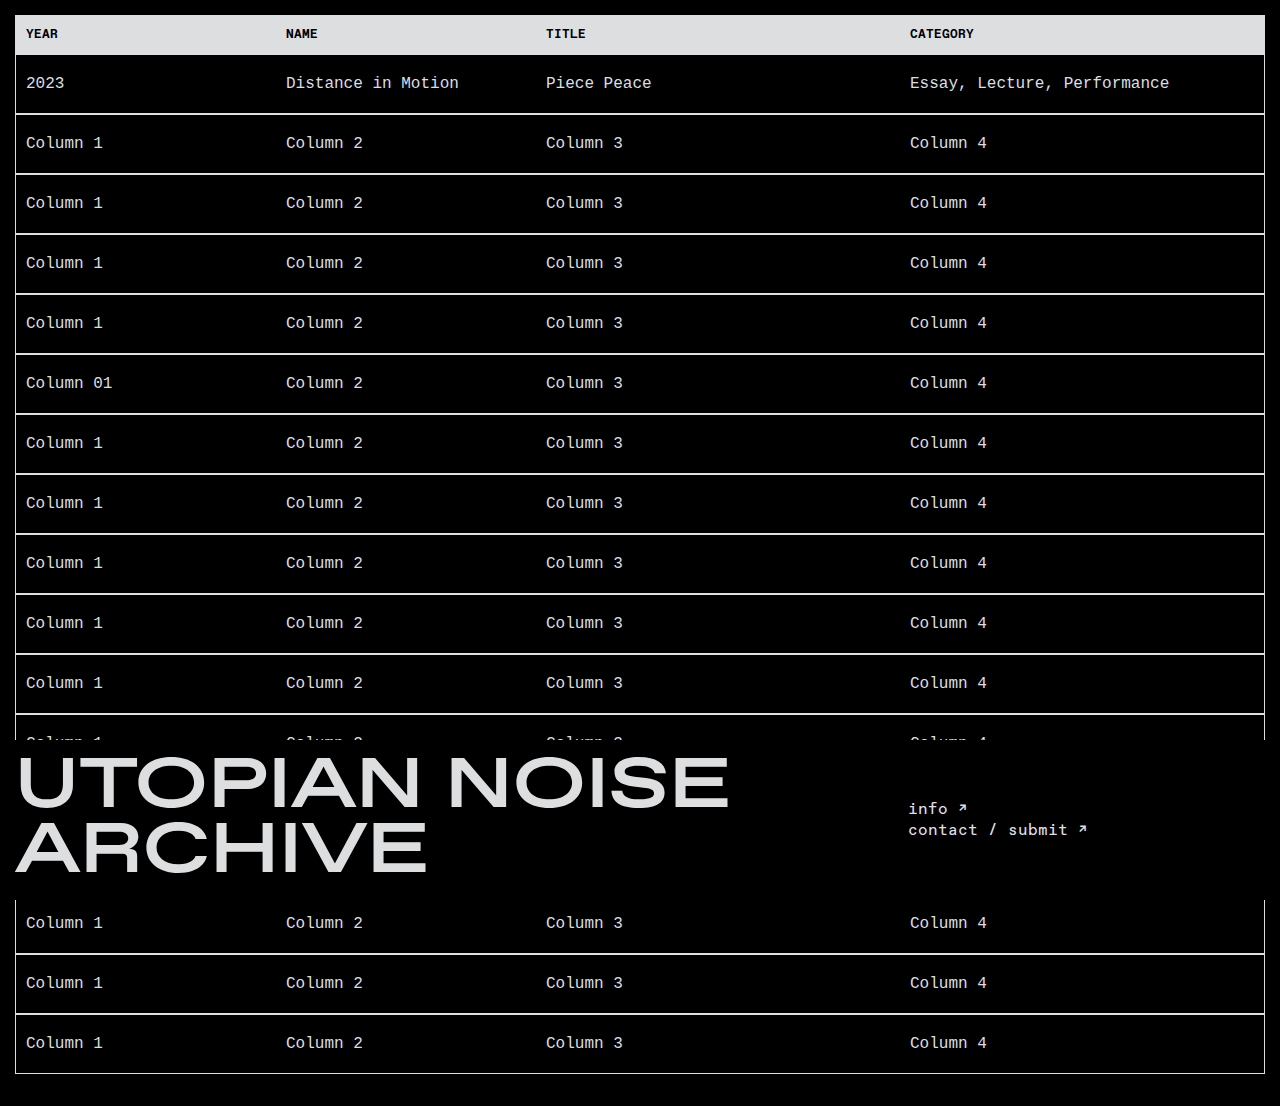
<file: noise-utopia/noise-utopia.html>
<!DOCTYPE html>
<html lang="en">
<head>
    <meta charset="UTF-8">
    <meta name="viewport" content="width=device-width, initial-scale=1.0">
    <title>4 noise</title>
     <style>
        @font-face {
            font-family: "ABCFavoritMono-Bold-Trial";
            src: url("/noise-utopia/assets/fonts/ABCFavoritMono-Bold-Trial.otf") format("opentype");
        }
        @font-face {
            font-family: "mono-main";
            src: url("/noise-utopia/assets/fonts/ABCFavoritMono-Regular-Trial.otf") format("opentype");
        }
        @font-face {
            font-family: "Main-Header";
            src: url("/noise-utopia/assets/fonts/ABCFavoritExpanded-Bold-Trial.otf") format("opentype");
        }

        body {
            font-family: "mono-main", monospace;
            margin: 0;
            padding: 0;
            background-color: black;
            color: #dddee0;
        }

.flex-container {
    display: flex;
    flex-wrap: wrap;
    padding: 15px;
}
.header-row {
    width: 100%;
    display: flex;
    justify-content: flex-start;
    background-color: #dddee0;
    border: 1px solid #dddee0;
    color: black;
}

.header-item {
    box-sizing: border-box;
    flex-basis: 12.5%;  /* equivalent to 1/8 of the parent width */
    margin: 10px 0; 
    font-size: 80%;
    padding-left: 10px;    /* Half of the regular margin */
    font-family: "ABCFavoritMono-Bold-Trial", monospace; /* Using the custom font */
    text-transform: uppercase;  /* Making the text all caps */
}

/* Using flex-grow to determine the space distribution for header items */
.header-item:nth-child(1) { /* Year */
    flex-grow: 1;
}
.header-item:nth-child(2) { /* Name */
    flex-grow: 1;
}
.header-item:nth-child(3) { /* Title */
    flex-grow: 2;
}
.header-item:nth-child(4) { /* Category */
    flex-grow: 2;
}


.flex-row {
    width: 100%;
    display: flex;
    justify-content: flex-start;
    margin-bottom: 0;
    border: 1px solid #dddee0;
    font-family: "ABCFavoritMono-Regular-Trial", monospace;
    cursor: pointer;  /* Add this line to set the mouse cursor to pointer */
}


/* Hover state for .flex-row */
.flex-row:hover {
    background-color: #dddee0;
}

/* Change text color of the items when hovering over the parent .flex-row */
.flex-row:hover .flex-item {
    color: black;
}

.flex-item {
    box-sizing: border-box;
    flex-basis: 12.5%;  /* equivalent to 1/8 of the parent width */
    margin: 10px 0;
    padding: 10px;
}

/* Using flex-grow to determine the space distribution */
.flex-item:nth-child(1) { /* Year */
    flex-grow: 1;
}
.flex-item:nth-child(2) { /* Name */
    flex-grow: 1;
}
.flex-item:nth-child(3) { /* Title */
    flex-grow: 2;
}
.flex-item:nth-child(4) { /* Category */
    flex-grow: 2;
}

.sticky-footer {
    display: flex;            /* Changed from grid to flex */
    justify-content: space-between;  /* Spread out the child elements */
    align-items: center;      /* Center align vertically */
    position: fixed;
    bottom: 0;
    left: 0;
    width: 100%;
    background-color: #000000;
    padding: 15px;
    /* padding-left: 15px;
    padding-right: 15px; */
    box-sizing: border-box;
}

.footer-item:nth-child(1) {
    flex: 5;                 /* This will take 5 parts of available space */
    font-size: 70px;
    font-family: "Main-Header";
    line-height: 65px;
}

.footer-item:nth-child(2) {
    display: flex;
    align-items: flex-end; /* Aligns the text (or any children) to the bottom */
    flex: 2;
    text-align: left;
    font-family: "mono-main", monospace;
}







    </style>
</head>
<body>

<div class="flex-container">
    <!-- Manually added 10 rows with 4 columns each -->
    <div class="header-row">
        <div class="header-item">Year</div>
        <div class="header-item">Name</div>
        <div class="header-item">Title</div>
        <div class="header-item">Category</div>
    </div>

    <div class="flex-row">
        <div class="flex-item">2023</div>
        <div class="flex-item">Distance in Motion</div>
        <div class="flex-item">Piece Peace</div>
        <div class="flex-item">Essay, Lecture, Performance</div>
    </div>
    <div class="flex-row">
        <div class="flex-item">Column 1</div>
        <div class="flex-item">Column 2</div>
        <div class="flex-item">Column 3</div>
        <div class="flex-item">Column 4</div>
    </div>
    <div class="flex-row">
        <div class="flex-item">Column 1</div>
        <div class="flex-item">Column 2</div>
        <div class="flex-item">Column 3</div>
        <div class="flex-item">Column 4</div>
    </div>
    <div class="flex-row">
        <div class="flex-item">Column 1</div>
        <div class="flex-item">Column 2</div>
        <div class="flex-item">Column 3</div>
        <div class="flex-item">Column 4</div>
    </div>
    <div class="flex-row">
        <div class="flex-item">Column 1</div>
        <div class="flex-item">Column 2</div>
        <div class="flex-item">Column 3</div>
        <div class="flex-item">Column 4</div>
    </div>
    <div class="flex-row">
        <div class="flex-item">Column 01</div>
        <div class="flex-item">Column 2</div>
        <div class="flex-item">Column 3</div>
        <div class="flex-item">Column 4</div>
    </div>
    <div class="flex-row">
        <div class="flex-item">Column 1</div>
        <div class="flex-item">Column 2</div>
        <div class="flex-item">Column 3</div>
        <div class="flex-item">Column 4</div>
    </div>
    <div class="flex-row">
        <div class="flex-item">Column 1</div>
        <div class="flex-item">Column 2</div>
        <div class="flex-item">Column 3</div>
        <div class="flex-item">Column 4</div>
    </div>
    <div class="flex-row">
        <div class="flex-item">Column 1</div>
        <div class="flex-item">Column 2</div>
        <div class="flex-item">Column 3</div>
        <div class="flex-item">Column 4</div>
    </div>
    <div class="flex-row">
        <div class="flex-item">Column 1</div>
        <div class="flex-item">Column 2</div>
        <div class="flex-item">Column 3</div>
        <div class="flex-item">Column 4</div>
    </div>
    <div class="flex-row">
        <div class="flex-item">Column 1</div>
        <div class="flex-item">Column 2</div>
        <div class="flex-item">Column 3</div>
        <div class="flex-item">Column 4</div>
    </div>
    <div class="flex-row">
        <div class="flex-item">Column 1</div>
        <div class="flex-item">Column 2</div>
        <div class="flex-item">Column 3</div>
        <div class="flex-item">Column 4</div>
    </div>
    <div class="flex-row">
        <div class="flex-item">Column 1</div>
        <div class="flex-item">Column 2</div>
        <div class="flex-item">Column 3</div>
        <div class="flex-item">Column 4</div>
    </div>
    <div class="flex-row">
        <div class="flex-item">Column 1</div>
        <div class="flex-item">Column 2</div>
        <div class="flex-item">Column 3</div>
        <div class="flex-item">Column 4</div>
    </div>
    <div class="flex-row">
        <div class="flex-item">Column 1</div>
        <div class="flex-item">Column 2</div>
        <div class="flex-item">Column 3</div>
        <div class="flex-item">Column 4</div>
    </div>
    <div class="flex-row">
        <div class="flex-item">Column 1</div>
        <div class="flex-item">Column 2</div>
        <div class="flex-item">Column 3</div>
        <div class="flex-item">Column 4</div>
    </div>
    <div class="flex-row">
        <div class="flex-item">Column 1</div>
        <div class="flex-item">Column 2</div>
        <div class="flex-item">Column 3</div>
        <div class="flex-item">Column 4</div>
    </div>
    <div class="sticky-footer">
        <div class="footer-item">UTOPIAN NOISE ARCHIVE</div>
        <div class="footer-item">info ↗<br>contact / submit ↗</div>
     
    </div>
</div>

</body>
</html>
</file>
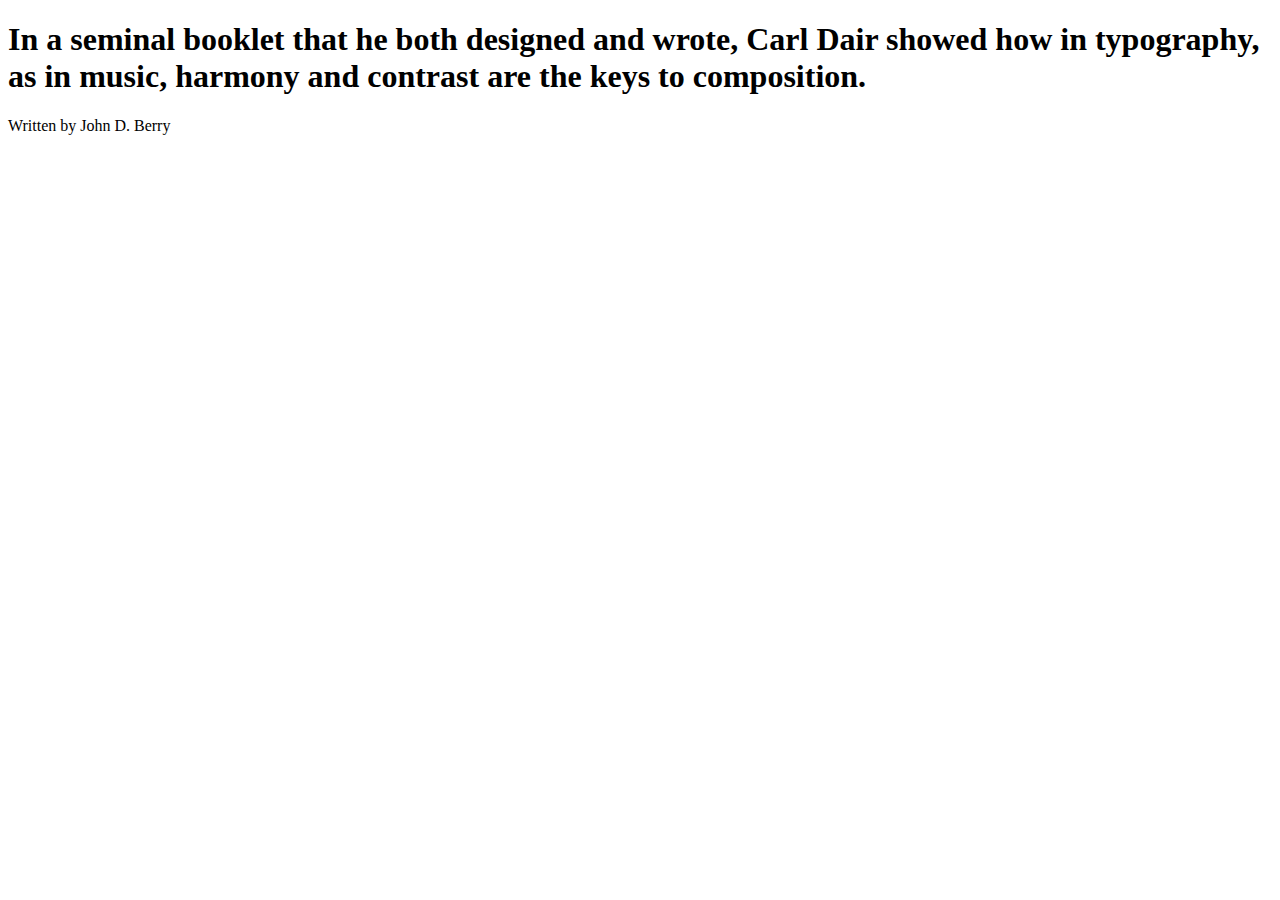
<file: week-1/author.html>
<!DOCTYPE html><!--document type declaration-->
<html>
    <head><!-- a container for metadata -->
        <meta charset="utf-8"><!--charset: character encoding capable of encoding all characters on the web  -->
        <meta http-equiv="X-UA-Compatible" content="IE=edge,chrome=1"><!--for browser compatibility: choose rendering engine to view the page in an correct view (for old ver. IE)  -->
        <title>seven principles</title><!--declaring the title, or name, of the HTML document. displayed in the browser's title bar-->
        <meta name="description" content=""><!--keywords/snippet for search engines-->
        <meta name="viewport" content="width=device-width"><!--the browser will (probably) render the width of the page at the width of its own screen -->
    </head>
    <body><!--all the contents of an HTML document goes here-->
        <h1>In a seminal booklet that he both designed and wrote, Carl Dair showed how in typography, as in music, harmony and contrast are the keys to composition.</h1>

          <p>Written by John D. Berry</p>  
        <a>
    </body>
</html>
</file>
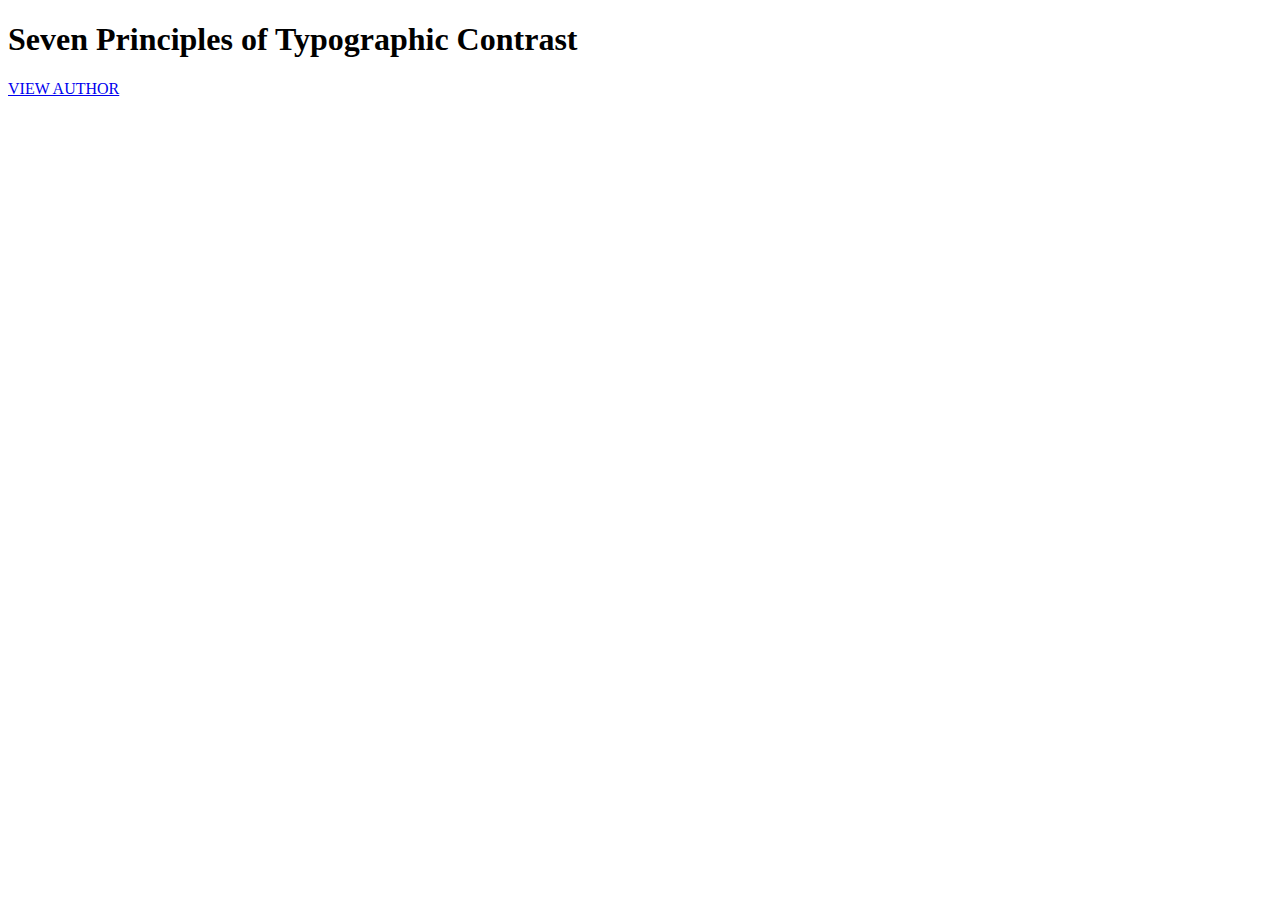
<file: week-1/seven-principles.html>
<!DOCTYPE html><!--document type declaration-->
<html>
    <head><!-- a container for metadata -->
        <meta charset="utf-8"><!--charset: character encoding capable of encoding all characters on the web  -->
        <meta http-equiv="X-UA-Compatible" content="IE=edge,chrome=1"><!--for browser compatibility: choose rendering engine to view the page in an correct view (for old ver. IE)  -->
        <title>seven principles</title><!--declaring the title, or name, of the HTML document. displayed in the browser's title bar-->
        <meta name="description" content=""><!--keywords/snippet for search engines-->
        <meta name="viewport" content="width=device-width"><!--the browser will (probably) render the width of the page at the width of its own screen -->
    </head>
    <body><!--all the contents of an HTML document goes here-->
        <h1>Seven Principles of Typographic Contrast </h1>
        <a href="./author.html">VIEW AUTHOR</a>

    </body>
</html>
</file>
<file: noise-utopia/style.css>
@font-face {
    font-family: "ABC ROM Mono Unlicensed Trial";
    src: url("fonts/ABCROMMono-Light-Trial.otf") format("truetype");
  }

  @font-face {
    font-family: "ABC ROM Condensed Regular Trial";
    src: url("fonts/ABCROMCondensed-Regular-Trial.otf") format("opentype");
  }

@font-face {
    font-family: "ABC ROM Reg";
    src: url(fonts/ABCROM-Regular-Trial.otf) format("opentype");
}

  body {
    background-color: rgb(224, 56, 224);
    display: flex;
    justify-content: space-between;
    margin: 0;
    padding: 0;
  }

  .container {
    display: flex;
    flex-direction: column;
    padding: 20px;
    width: 100vw;
    /* Arrange children in a column */

  }

.about-text{
    font-family: "ABC ROM Reg";
    font-size: 45px;
    line-height: 1;
    padding-left: 10px;
    margin-top: 0;
}

  .right-side {
    display: flex;
    flex-direction: column;
    /* Stack filters and grid vertically */
    position: relative;
  }

  .side-nav {
    flex: 0.25;
    /* Take up 25% of the parent's height */
    width: 25%;
    /* Take up 25% of the parent's width */
    background-color: #000000;
    color: #fff;
    font-family: "ABC ROM Mono Unlicensed Trial";
    font-size: 16px;
    font-style: normal;
    line-height: normal;
    position: fixed;
    top: 0;
    left: 0;
    height: 100dvh;
    overflow-y: scroll;
    padding: 0;
    box-sizing: border-box;
    padding: 10px;

    display: flex;
    /* Set it as a flex container */
    flex-direction: column;
    /* Arrange children vertically */
    justify-content: space-between;
    /* Push .web-player to the bottom */
  }

  .stars {
    display: block;
    /* ensures the stars are on their own line */
    margin: 15px 0;
    /* adds some margin above and below the stars for spacing */
    letter-spacing: 3px;
    /* adds space between individual stars */
  }

  .side-nav-links a {
    display: block;
    /* makes each link occupy its own line */
    color: #fff;
    /* color of the link, setting it to white */
    text-decoration: none;
    /* removes underlines */
    margin-bottom: 5px;
    /* add space below each link */
  }

  .side-nav-links {
    margin-bottom: 0;
    /* Adjust the value as needed */
  }

  .side-nav-links a:hover {
    text-decoration: underline;
    /* keeps the color white even when hovered */
  }

  .side-nav-paragraph {
    margin-top: 30px;
    /* Add some margin for spacing */
    margin-bottom: 30px;
    /* Add some margin for spacing */
  }

  .side-nav-info {
    margin-bottom: 10px;
    /* Push the info to the bottom */
  }

  .soundcloud-player-button {
    background-color: transparent;
  }

  .content-container {
    width: 75%;
    /* set the width of the content to 75% of the viewport */
    margin-left: 25%;
    /* push content to the right, leaving space for the side nav */
    position: relative;
    /* set as a reference for absolute positioning of children */
  }

  .grid-container {
    width: 100%;
    column-count: 4;
    column-gap: 10px;
    padding: 20px;
    box-sizing: border-box;
  }

  .grid-item {
    display: inline-block;
    margin-bottom: 10px;
    width: 100%;
    box-sizing: border-box;
    background-color: transparent;
    /* Set the initial background color to transparent */
    transition: background-color 0.3s, color 0.3s;
    /* Add a smooth transition effect */
  }

  .grid-item a {
    position: relative;
    display: block;
    color: #fff;
    /* Text color when not hovered */
    text-decoration: none;
    transition: color 0.3s;
    /* Add a smooth transition effect for text color */
  }

  .grid-item img {
    width: 100%;
    display: block;
    filter: grayscale(100%);
    mix-blend-mode: multiply;
    filter: brightness(1);
  }

  #filters {
    position: absolute;
    /* Start out as absolute */
    top: 0;
    /* Position at the top */
    left: 0;
    /* Align to the left or the desired position */
    width: 100%;
    /* Set the desired width */
    transition: top 0.3s ease-in-out;
    /* Optional: for a smooth transition when it sticks */
    padding: 20px;
    z-index: 100000;
    /* Rest of your styles */
  }

  
  #filters.sticky {
    position: sticky;
    top: 0;
  }
  
  #filters:before {
    content: '';
    display: block;
    height: filtersInitialTop; /* Same as the initial top value */
    visibility: hidden;
  }
  .filter-button:hover {
    background-color: #333;
    /* Changes the background color when hovered */
  }

  .overlay {
    box-sizing: border-box;
    /* Added to ensure padding doesn't increase size */
    padding: 10px;
    position: absolute;
    top: 0;
    left: 0;
    width: 100%;
    /* height: 100%; */
    display: none;
    background: rgba(0, 0, 0);
    /* Adjusted opacity for visibility */
    color: #fff;
    /* Text color on overlay */
    transition: background-color 0.3s;
    /* Add a smooth transition effect for background color */
  }

  .grid-item .overlay h3 {
    font-family: "ABC ROM Condensed Regular Trial";
    text-transform: uppercase;
    font-size: 36px;
    line-height: 0.9;
    padding: 0;
    margin-top: 0;
    margin-bottom: 15px;
    /* Add this line to adjust the margin bottom */
    overflow: hidden;
  }

  /* Blinking animation for "NOW PLAYING" and track title */
  @keyframes blink {
    0% {
      opacity: 0;
    }

    50% {
      opacity: 1;
    }

    100% {
      opacity: 0;
    }
  }

  .currently-playing {
    animation: blink 2s infinite;
    /* Adjust the duration and timing as needed */
  }

  .grid-item .overlay p {
    font-family: "ABC ROM Mono Unlicensed Trial";
  }

  .grid-item:hover {
    background-color: #000;
    /* Change background color on hover */
  }

  .grid-item:hover a {
    color: #2e5ec0;
    /* Change text color on hover */
  }

  .grid-item:hover .overlay {
    display: block;
    color: #2e5ec0;
  }

  .web-player {
    width: 100%;
    border-radius: 10px;

    background-color: transparent;
    /* Set a transparent background */
    z-index: 99999;
  }

  /* If you want to add more space between the controls and the content, you can add a padding to the top of the .grid-container */
  .grid-container {
    padding-top: 50px;
    /* Adjust this as needed */
  }

  button {
    border: none;
  }

  .side-nav-weather {
    margin-bottom: 20px;
  }

  .filter-button {
    padding: 10px 20px;
    /* Adds padding inside the button */
    margin: 5px;
    /* Adds margin outside the button */
    background-color: #000;
    /* Sets the background color of the button */
    color: #fff;
    /* Sets the text color of the button */
    border: none;
    /* Removes the border */
    border-radius: 0px;
    /* Makes the corners rounded */
    cursor: pointer;
    /* Changes the cursor to a hand when hovering over the button */
    text-align: center;
    /* Centers the text within the button */
    display: inline-block;
    /* Allows multiple buttons to be on the same line */
    transition: background-color 0.3s;
    /* Smooth transition for hover effect */
    font-family: ABC ROM Mono Unlicensed Trial;

    
  }
  .filter-button:hover {
background-color: #fff; /* Inverts background color */
color: #000; /* Inverts text color */
}
  .clear-button {
    background-color: #fff;
    /* Set the background color to white */
    color: #000;
    /* Set the text color to black */
    border: 2px solid #000;
    /* Optional: Add a black border */
  }

  .clear-button:hover {
    color: white;
    
    background-color: #000000;
    /* Set a different background color when hovered */
  }

  .soundcloud-player-button {
    /* background-color: #7e7e7e; */
    /* background color */
    /* Remove borders */
    padding: 0;
    /* Remove padding */
    box-shadow: none;
    /* Remove shadow */
    outline: none;
    /* Remove outline on focus */

    border-radius: 10px;

  }

  .white-line{
    height: 2px; 
    width: 95%; 
    background-color: white;
    margin-top: 10px;
  }

  .play-button {
    border: rgb(131, 0, 0);
    outline: solid;
    cursor: pointer;
  }

  /* Change the color of the play icon */
  .play-icon path {
    fill: #ffffff;
    /* Change the fill color to green */
  }

  /* Change the color of the stop icon */
  .stop-icon path {
    fill: red;
    /* Change the fill color to red */
  }
</file>
